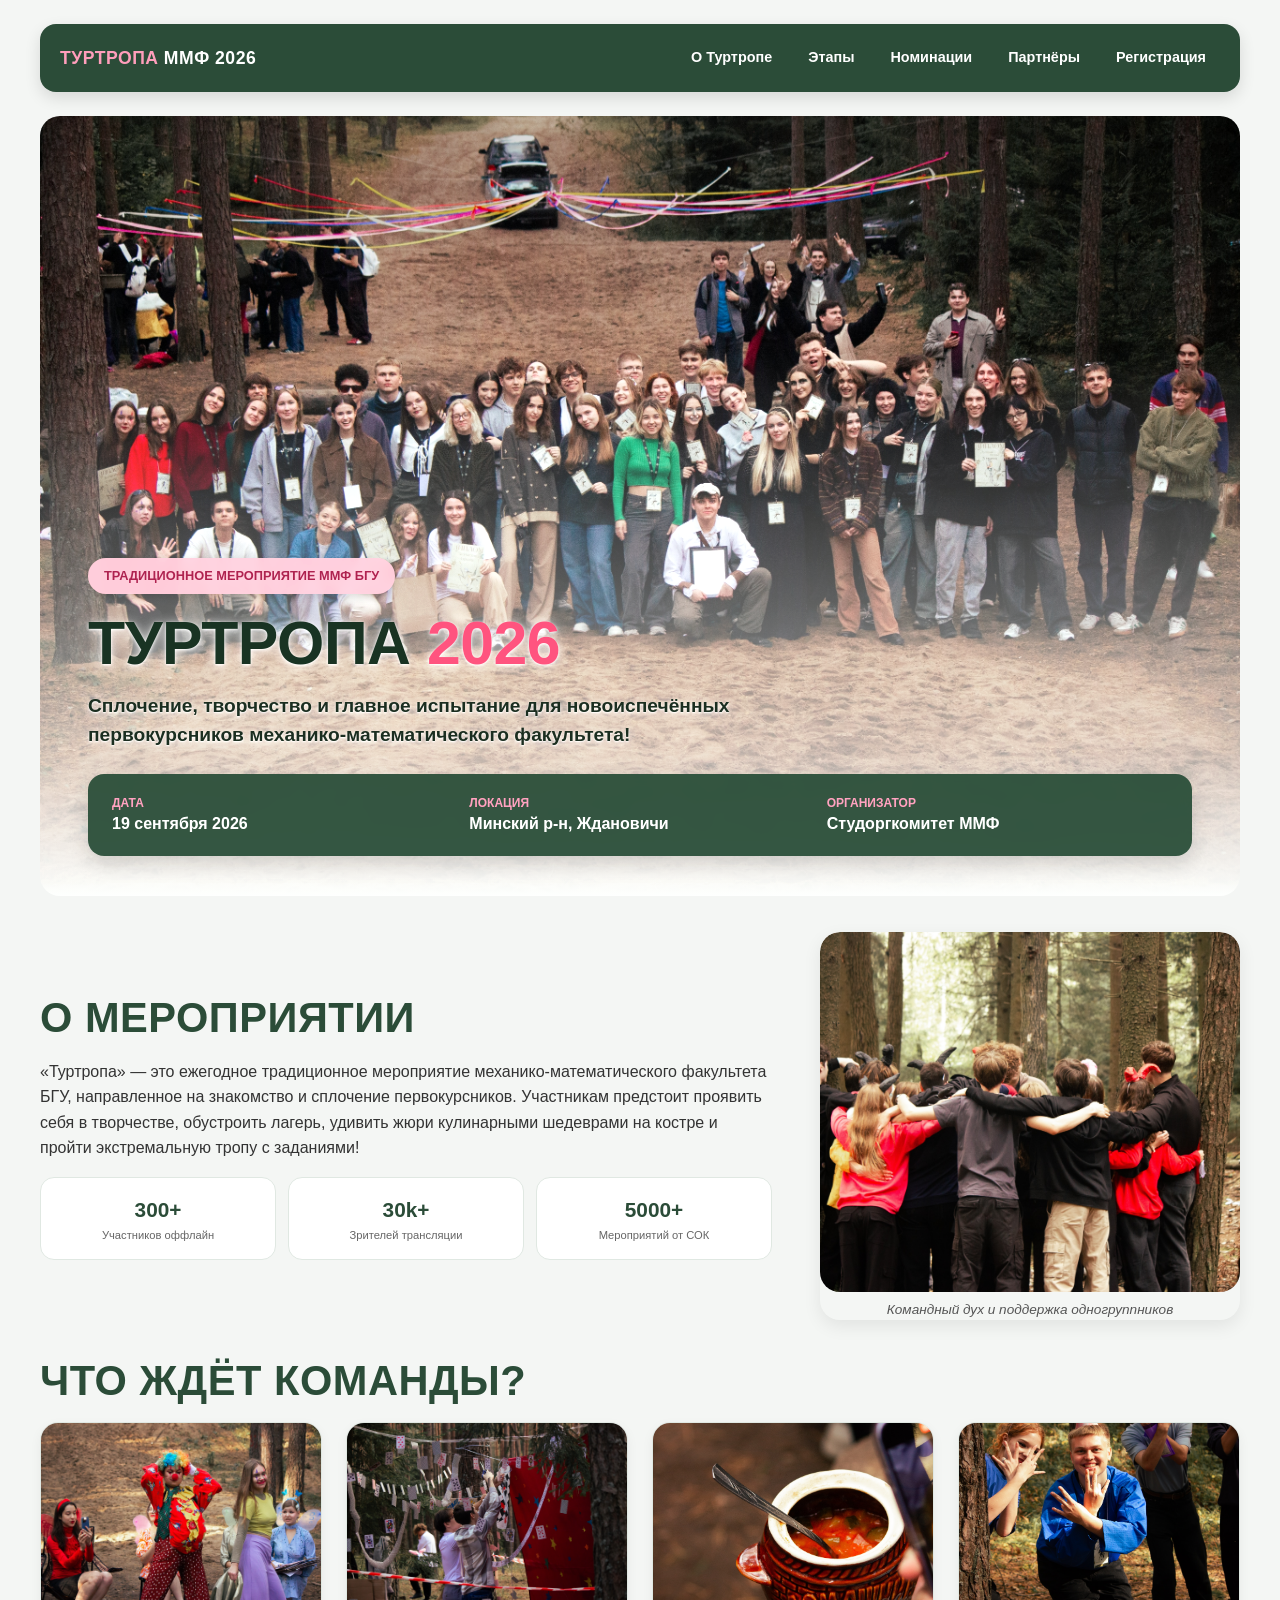
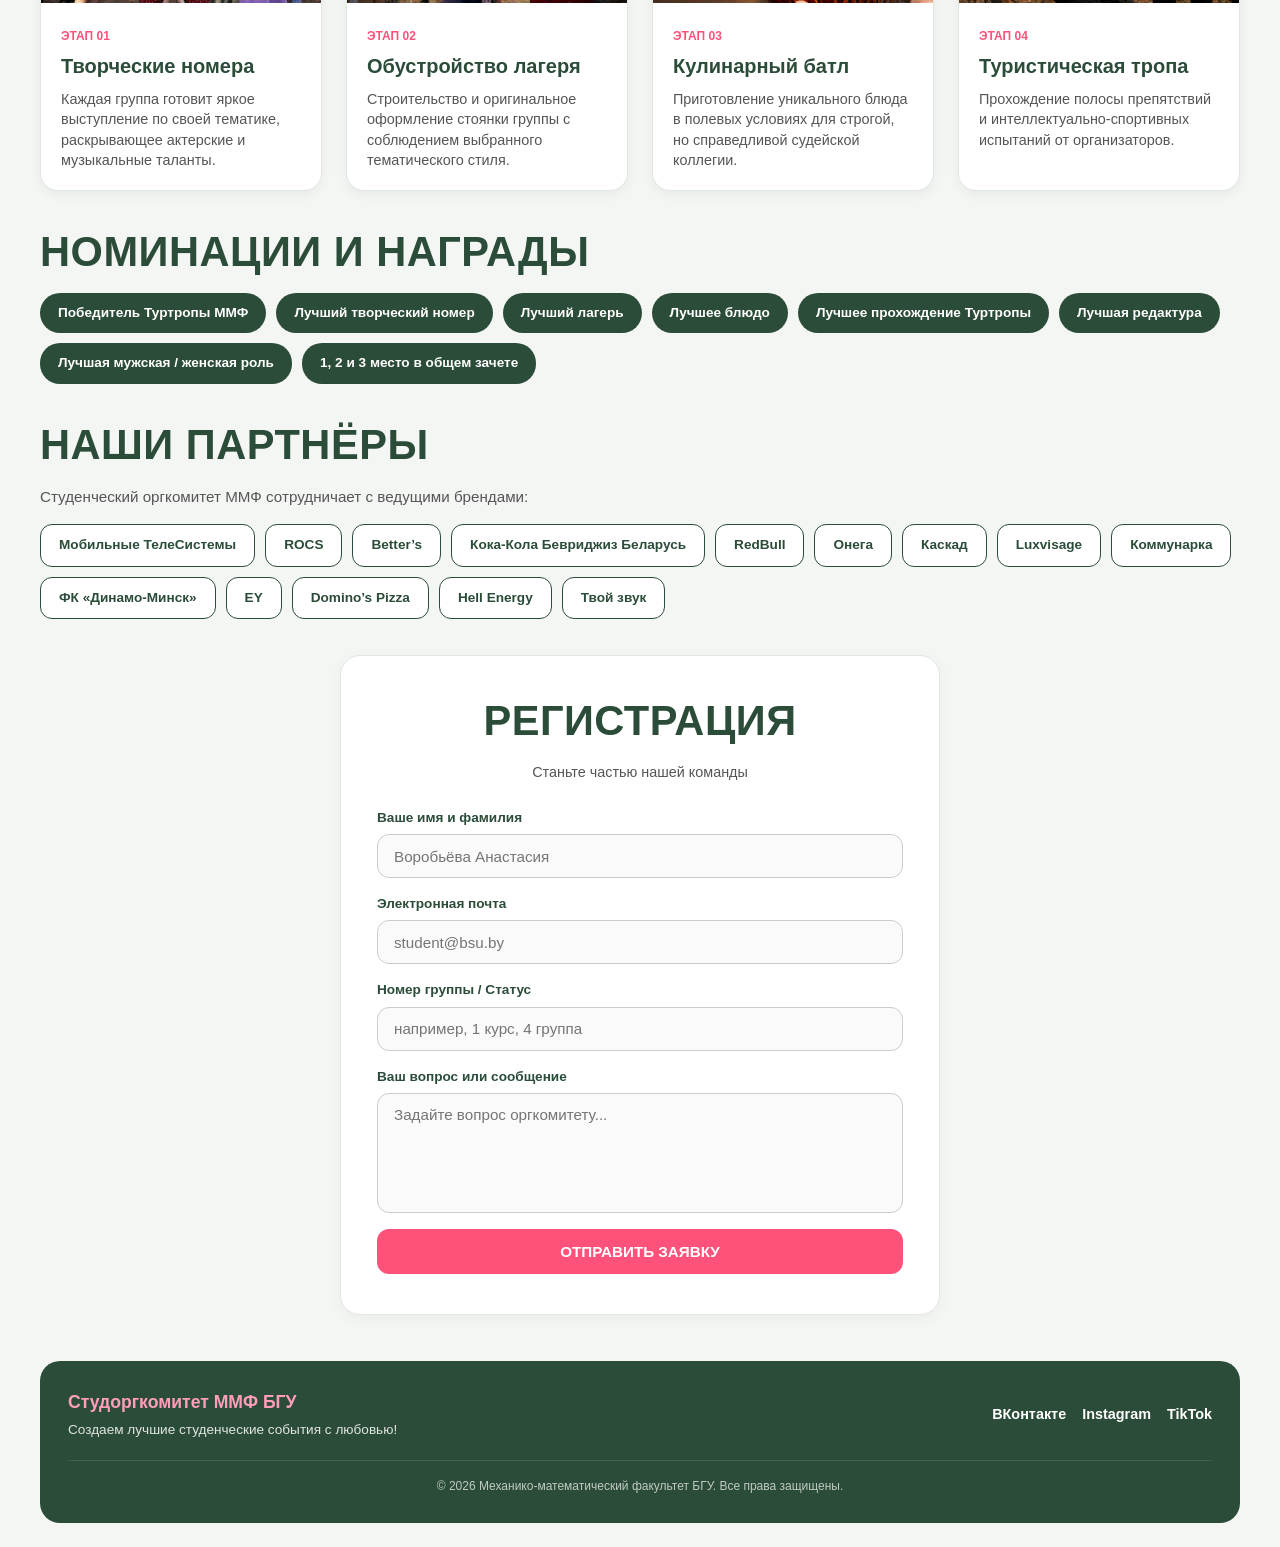
<file: task2/index.html>
<!DOCTYPE html>
<html lang="ru">
<head>
  <meta charset="utf-8">
  <meta name="viewport" content="width=device-width, initial-scale=1">
  <title>Туртропа ММФ БГУ 2026 | Главное событие первокурсников</title>
  <link rel="stylesheet" href="style.css">
  <style>
    /* Отключаем возможность изменения размеров текстового поля */
    .contact-form textarea {
      resize: none;
    }
  </style>
</head>
<body>

  <!-- Шапка сайта (Flexbox) -->
  <header class="header">
    <div class="header-container">
      <div class="logo">
        <span class="logo-accent">ТУРТРОПА</span> ММФ 2026
      </div>
      
      <!-- Чекбокс и иконка гамбургер-меню для мобилок -->
      <input type="checkbox" id="menu-toggle" class="menu-toggle">
      <label for="menu-toggle" class="hamburger" aria-label="Открыть меню">
        <span></span>
        <span></span>
        <span></span>
      </label>

      <!-- Навигация -->
      <nav class="nav">
        <a href="#about" class="nav-link">О Туртропе</a>
        <a href="#program" class="nav-link">Этапы</a>
        <a href="#nominations" class="nav-link">Номинации</a>
        <a href="#partners" class="nav-link">Партнёры</a>
        <a href="#contact" class="nav-link">Регистрация</a>
      </nav>
    </div>
  </header>

  <!-- Главная структурная сетка на CSS Grid -->
  <div class="page-grid">

    <!-- Главная секция (Hero) -->
    <section class="hero-section">
      <div class="hero-badge">Традиционное мероприятие ММФ БГУ</div>
      <h1 class="hero-title">ТУРТРОПА <span class="highlight">2026</span></h1>
      <p class="hero-subtitle">Сплочение, творчество и главное испытание для новоиспечённых первокурсников механико-математического факультета!</p>

      <div class="hero-info-bar">
        <div class="info-item">
          <span class="info-label">Дата</span>
          <span class="info-value">19 сентября 2026</span>
        </div>
        <div class="info-item">
          <span class="info-label">Локация</span>
          <span class="info-value">Минский р-н, Ждановичи</span>
        </div>
        <div class="info-item">
          <span class="info-label">Организатор</span>
          <span class="info-value">Студоргкомитет ММФ</span>
        </div>
      </div>

      <figure class="hero-image-wrapper">
        <img src="hero-bg.jpg" alt="Главное фото Туртропы ММФ БГУ" class="hero-img">
        <figcaption class="image-caption">Атмосфера традиционного выезда первокурсников ММФ</figcaption>
      </figure>
    </section>

    <!-- Секция «О мероприятии» -->
    <section id="about" class="about-section">
      <div class="about-text-block">
        <h2 class="section-title">О МЕРОПРИЯТИИ</h2>
        <p class="about-description">
          «Туртропа» — это ежегодное традиционное мероприятие механико-математического факультета БГУ, направленное на знакомство и сплочение первокурсников. Участникам предстоит проявить себя в творчестве, обустроить лагерь, удивить жюри кулинарными шедеврами на костре и пройти экстремальную тропу с заданиями!
        </p>

        <!-- Статистика на CSS Grid -->
        <div class="stats-grid">
          <div class="stat-card">
            <span class="stat-number">300+</span>
            <span class="stat-label">Участников оффлайн</span>
          </div>
          <div class="stat-card">
            <span class="stat-number">30k+</span>
            <span class="stat-label">Зрителей трансляции</span>
          </div>
          <div class="stat-card">
            <span class="stat-number">5000+</span>
            <span class="stat-label">Мероприятий от СОК</span>
          </div>
        </div>
      </div>

      <figure class="about-image-wrapper">
        <img src="about.jpg" alt="Команда первокурсников ММФ" class="about-img">
        <figcaption class="image-caption">Командный дух и поддержка одногруппников</figcaption>
      </figure>
    </section>

    <!-- Секция «Этапы конкурса» (Сетка карточек с фото) -->
    <section id="program" class="program-section">
      <h2 class="section-title">ЧТО ЖДЁТ КОМАНДЫ?</h2>
      <div class="program-grid">
        
        <article class="program-card">
          <div class="card-image-box">
            <img src="creative.jpg" alt="Творческий номер на Туртропе">
          </div>
          <div class="card-content">
            <span class="card-step">Этап 01</span>
            <h3 class="card-title">Творческие номера</h3>
            <p class="card-text">Каждая группа готовит яркое выступление по своей тематике, раскрывающее актерские и музыкальные таланты.</p>
          </div>
        </article>

        <article class="program-card">
          <div class="card-image-box">
            <img src="camp.jpg" alt="Строительство лагеря">
          </div>
          <div class="card-content">
            <span class="card-step">Этап 02</span>
            <h3 class="card-title">Обустройство лагеря</h3>
            <p class="card-text">Строительство и оригинальное оформление стоянки группы с соблюдением выбранного тематического стиля.</p>
          </div>
        </article>

        <article class="program-card">
          <div class="card-image-box">
            <img src="cooking.jpg" alt="Приготовление блюда на костре">
          </div>
          <div class="card-content">
            <span class="card-step">Этап 03</span>
            <h3 class="card-title">Кулинарный батл</h3>
            <p class="card-text">Приготовление уникального блюда в полевых условиях для строгой, но справедливой судейской коллегии.</p>
          </div>
        </article>

        <article class="program-card">
          <div class="card-image-box">
            <img src="trail.jpg" alt="Прохождение туртропы">
          </div>
          <div class="card-content">
            <span class="card-step">Этап 04</span>
            <h3 class="card-title">Туристическая тропа</h3>
            <p class="card-text">Прохождение полосы препятствий и интеллектуально-спортивных испытаний от организаторов.</p>
          </div>
        </article>

      </div>
    </section>

    <!-- Секция «Номинации» -->
    <section id="nominations" class="nominations-section">
      <h2 class="section-title">НОМИНАЦИИ И НАГРАДЫ</h2>
      <div class="nominations-grid">
        <div class="nomination-badge">Победитель Туртропы ММФ</div>
        <div class="nomination-badge">Лучший творческий номер</div>
        <div class="nomination-badge">Лучший лагерь</div>
        <div class="nomination-badge">Лучшее блюдо</div>
        <div class="nomination-badge">Лучшее прохождение Туртропы</div>
        <div class="nomination-badge">Лучшая редактура</div>
        <div class="nomination-badge">Лучшая мужская / женская роль</div>
        <div class="nomination-badge">1, 2 и 3 место в общем зачете</div>
      </div>
    </section>

    <!-- Секция «Партнёры» -->
    <section id="partners" class="partners-section">
      <h2 class="section-title">НАШИ ПАРТНЁРЫ</h2>
      <p class="partners-subtitle">Студенческий оргкомитет ММФ сотрудничает с ведущими брендами:</p>
      <div class="partners-flex">
        <span class="partner-tag">Мобильные ТелеСистемы</span>
        <span class="partner-tag">ROCS</span>
        <span class="partner-tag">Better’s</span>
        <span class="partner-tag">Кока-Кола Бевриджиз Беларусь</span>
        <span class="partner-tag">RedBull</span>
        <span class="partner-tag">Онега</span>
        <span class="partner-tag">Каскад</span>
        <span class="partner-tag">Luxvisage</span>
        <span class="partner-tag">Коммунарка</span>
        <span class="partner-tag">ФК «Динамо-Минск»</span>
        <span class="partner-tag">EY</span>
        <span class="partner-tag">Domino’s Pizza</span>
        <span class="partner-tag">Hell Energy</span>
        <span class="partner-tag">Твой звук</span>
      </div>
    </section>

    <!-- Форма регистрации (Mobile-First Form) -->
    <section id="contact" class="contact-section">
      <h2 class="section-title">РЕГИСТРАЦИЯ</h2>
      <p class="contact-desc">Станьте частью нашей команды</p>
      
      <form class="contact-form">
        <div class="form-group">
          <label for="name">Ваше имя и фамилия</label>
          <input type="text" id="name" name="name" placeholder="Воробьёва Анастасия" required>
        </div>

        <div class="form-group">
          <label for="email">Электронная почта</label>
          <input type="email" id="email" name="email" placeholder="student@bsu.by" required>
        </div>

        <div class="form-group">
          <label for="group">Номер группы / Статус</label>
          <input type="text" id="group" name="group" placeholder="например, 1 курс, 4 группа" required>
        </div>

        <div class="form-group">
          <label for="message">Ваш вопрос или сообщение</label>
          <textarea id="message" name="message" rows="4" placeholder="Задайте вопрос оргкомитету..."></textarea>
        </div>

        <button type="submit" class="submit-btn">ОТПРАВИТЬ ЗАЯВКУ</button>
      </form>
    </section>

    <!-- Футер -->
    <footer class="footer">
      <div class="footer-content">
        <div class="footer-info">
          <h3>Студоргкомитет ММФ БГУ</h3>
          <p>Создаем лучшие студенческие события с любовью!</p>
        </div>
        <div class="footer-socials">
          <a href="https://vk.com/mmfbsu" target="_blank" rel="noopener noreferrer" class="social-link">ВКонтакте</a>
          <a href="https://instagram.com/mmf_bsu" target="_blank" rel="noopener noreferrer" class="social-link">Instagram</a>
          <a href="https://www.tiktok.com/@ss_mmf" target="_blank" rel="noopener noreferrer" class="social-link">TikTok</a>
        </div>
      </div>
      <div class="footer-bottom">
        <p>© 2026 Механико-математический факультет БГУ. Все права защищены.</p>
      </div>
    </footer>

  </div>

</body>
</html>
</file>
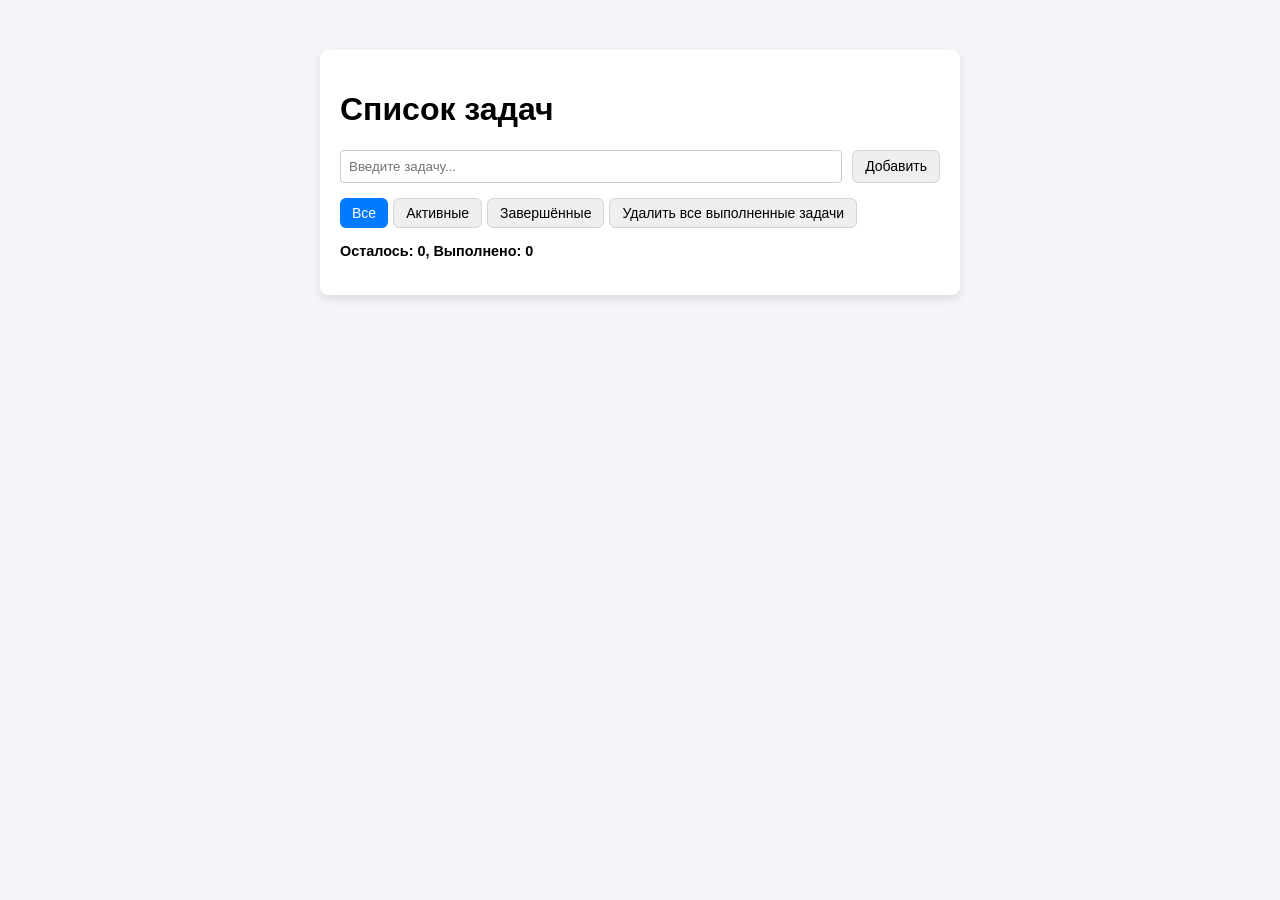
<file: task3/index.html>
<!DOCTYPE html>
<html lang="ru">
<head>
  <meta charset="UTF-8">
  <title>Todo List</title>
  <link rel="stylesheet" href="style.css">
</head>

<body>
  <div class="container">
    <h1>Список задач</h1>

    <div class="form-group">
      <input type="text" id="task-input" placeholder="Введите задачу...">
      <button id="add-btn">Добавить</button>
    </div>

    <div class="filters">
      <button class="filter-btn active" data-filter="all">Все</button>
      <button class="filter-btn" data-filter="active">Активные</button>
      <button class="filter-btn" data-filter="completed">Завершённые</button>
      <button id="clear-completed">Удалить все выполненные задачи</button>
      
    </div>

    <div id="counter">Осталось: 0, Выполнено: 0</div>

    <ul id="todo-list"></ul>
  </div>

  <script src="script.js"></script>
</body>
</html>
</file>
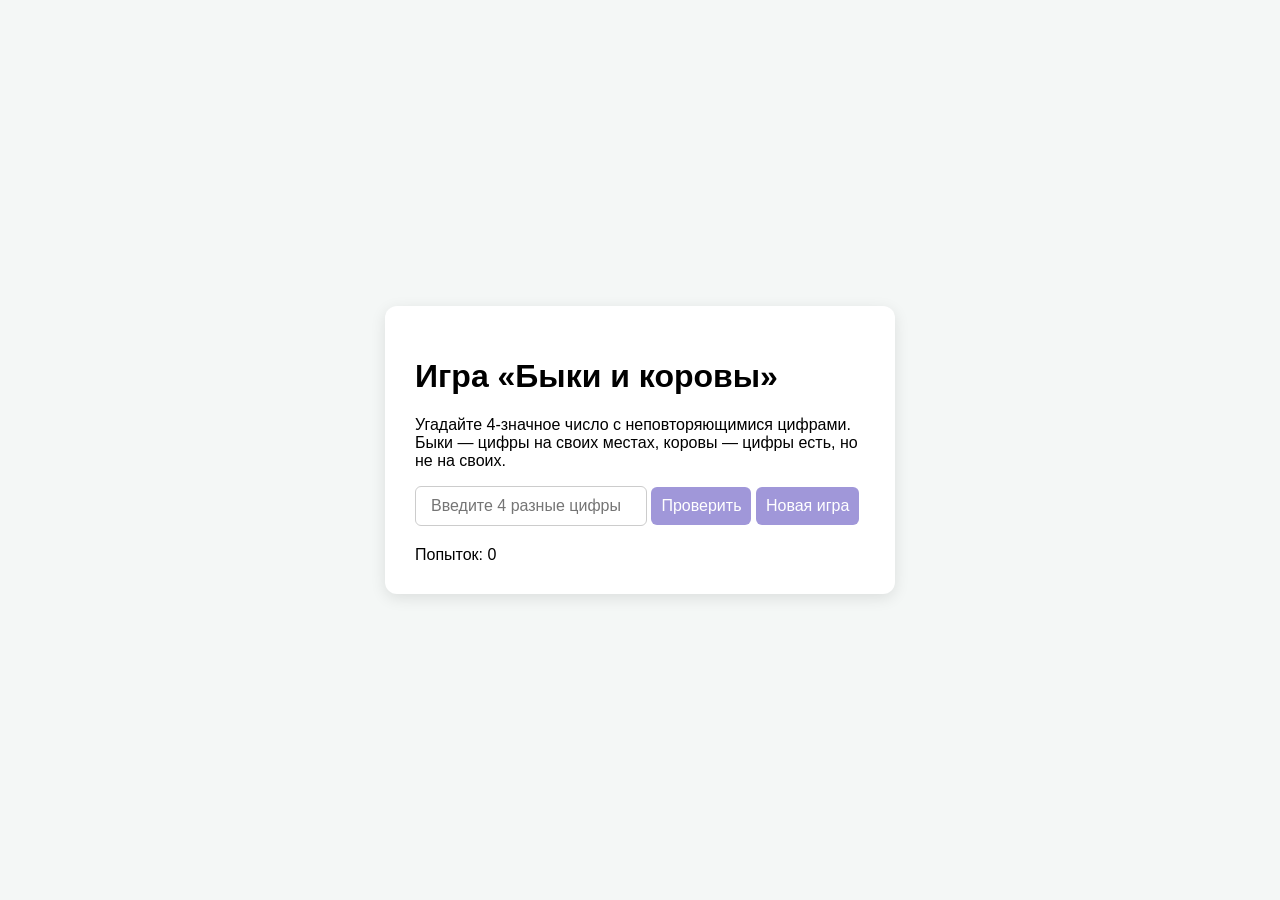
<file: task4/index.html>
<!DOCTYPE html>
<html lang="ru">
<head>
    <meta charset="UTF-8">
    <meta name="viewport" content="width=device-width, initial-scale=1.0">
    <title>Игра «Быки и коровы»</title>
    <link rel="stylesheet" href="style.css">
</head>

<body>
    <div class="container">
        <h1>Игра «Быки и коровы»</h1>
        <p class="rules">Угадайте 4-значное число с неповторяющимися цифрами. Быки — цифры на своих местах, коровы — цифры есть, но не на своих.</p>

        <div class="input">
            <input type="text" id="user-input" placeholder = "Введите 4 разные цифры"> 
            <button id="guess-btn">Проверить</button>
            <button id ="new-game">Новая игра</button>
        </div>
        
        
        <div id="counter">Попыток: 0</div>
        <ul id="history-list"></ul>
        
    </div>

</body>
<script src="script.js"></script>
</html>
</file>
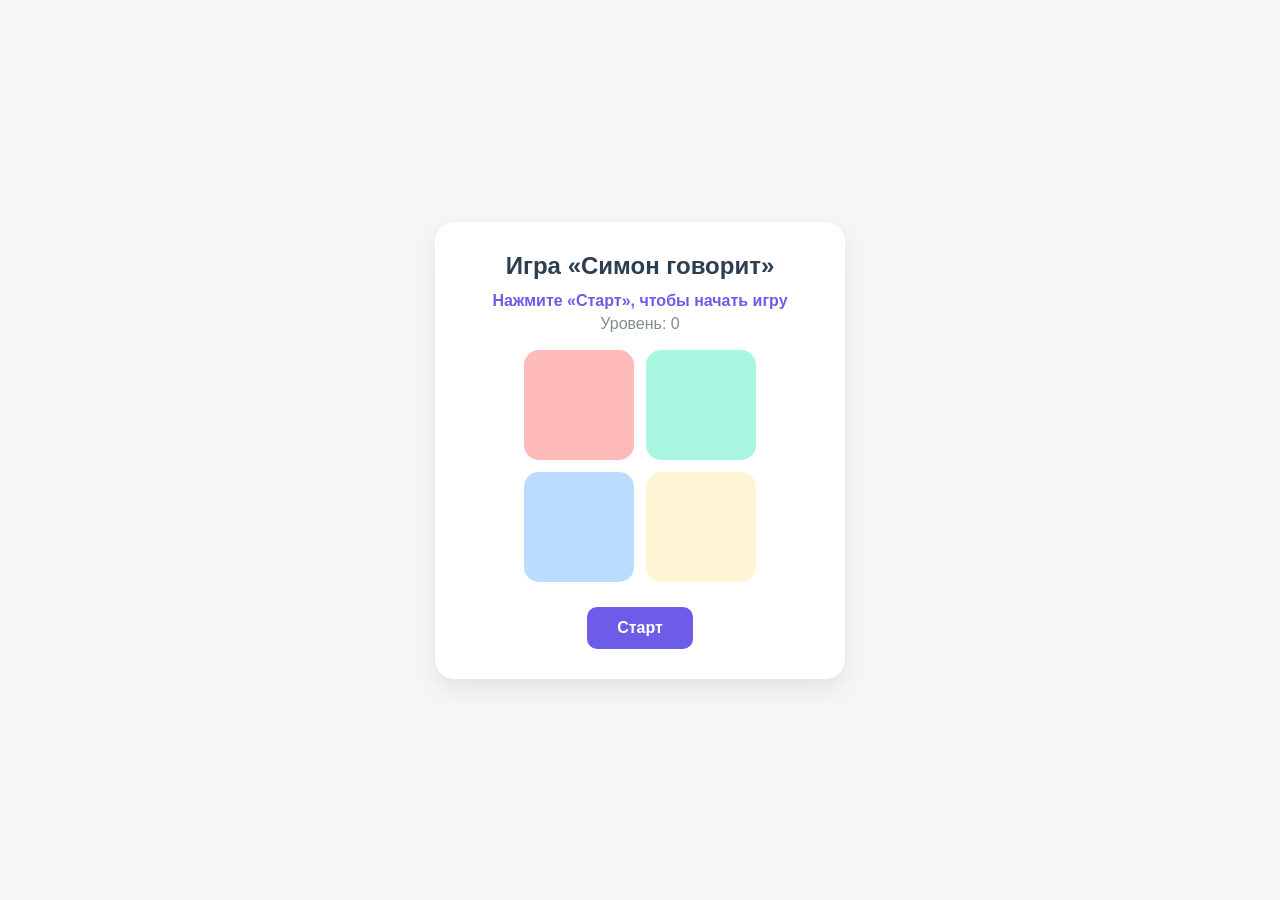
<file: task5/index.html>
<!DOCTYPE html>
<html lang="ru">
<head>
    <meta charset="UTF-8">
    <meta name="viewport" content="width=device-width, initial-scale=1.0">
    <title>Игра «Симон говорит»</title>
    <link rel="stylesheet" href="style.css">
</head>
<body>

    <div class="game-container">
        <h1>Игра «Симон говорит»</h1>
        
        <div class="info-panel">
            <p id="status-text">Нажмите «Старт», чтобы начать игру</p>
            <p class="score-text">Уровень: <span id="level-counter">0</span></p>
        </div>

        <div class="simon-board">
            <button class="pad" data-index="0" id="pad-0"></button>
            <button class="pad" data-index="1" id="pad-1"></button>
            <button class="pad" data-index="2" id="pad-2"></button>
            <button class="pad" data-index="3" id="pad-3"></button>
        </div>

        <button id="start-btn" class="start-btn">Старт</button>
    </div>

    <div id="game-over-modal" class="modal hidden">
        <div class="modal-content">
            <h2>Игра окончена!</h2>
            <p id="final-score">Вы дошли до уровня: 0</p>
            <button id="restart-btn" class="start-btn">Играть снова</button>
        </div>
    </div>

    <script src="script.js"></script>
</body>
</html>
</file>
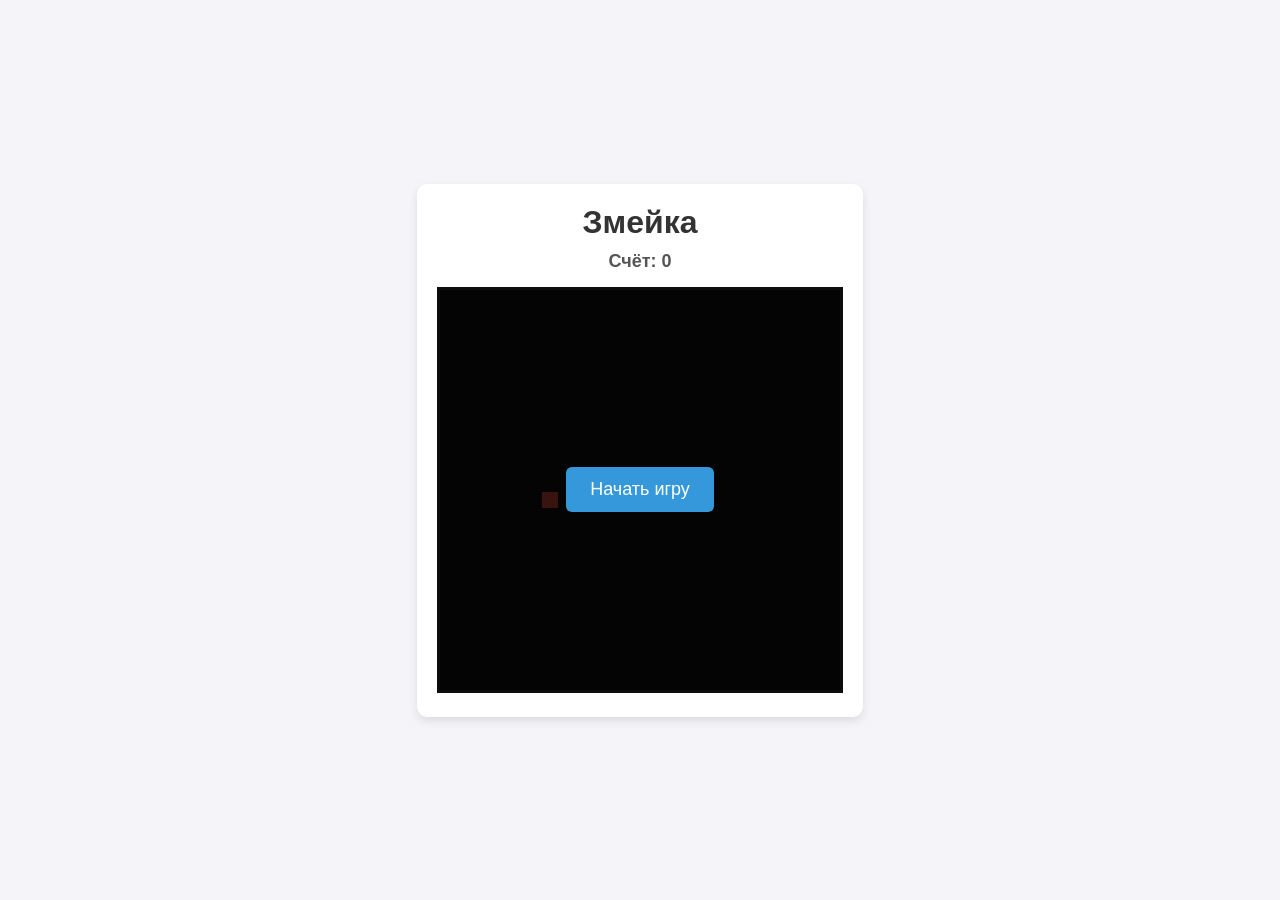
<file: task6/index.html>
<!DOCTYPE html>
<html lang="ru">
<head>
    <meta charset="UTF-8">
    <meta name="viewport" content="width=device-width, initial-scale=1.0">
    <title>Лабораторная работа №6 — Змейка</title>
    <link rel="stylesheet" href="style.css">
</head>
<body>
    <div class="game-container">
        <h1>Змейка</h1>
        <div class="score-board">Счёт: <span id="score">0</span></div>
        
        <div class="canvas-wrapper">
            <canvas id="gameCanvas" width="400" height="400"></canvas>
            
            
            <div id="start-screen" class="overlay-screen">
                <button id="start-btn" class="menu-btn">Начать игру</button>
            </div>

            
            <div id="game-over-modal" class="modal hidden">
                <div class="modal-content">
                    <h2>Игра окончена</h2>
                    <p id="final-score">Ваш счёт: 0</p>
                    <button id="restart-btn" class="menu-btn">Начать заново</button>
                </div>
            </div>
        </div>
    </div>

    <script src="script.js"></script>
</body>
</html>
</file>
<file: task2/style.css>
*, *::before, *::after {
  box-sizing: border-box;
  margin: 0;
  padding: 0;
}

html {
  scroll-behavior: smooth;
  font-family: -apple-system, BlinkMacSystemFont, "Segoe UI", Roboto, Helvetica, Arial, sans-serif;
  background-color: #f4f6f4;
  color: #1c2e21;
}

body {
  line-height: 1.5;
  padding: 12px;
  width: 100%;
}

img {
  max-width: 100%;
  height: auto;
  display: block;
}

.header {
  position: sticky;
  top: 12px;
  z-index: 1000;
  margin-bottom: 24px;
}

.header-container {
  background-color: #2b4c38;
  border-radius: 16px;
  padding: 12px 20px;
  display: flex;
  justify-content: space-between;
  align-items: center;
  box-shadow: 0 6px 16px rgba(0, 0, 0, 0.12);
  position: relative;
  min-height: 56px;
}

.logo {
  color: #ffffff;
  font-weight: 800;
  font-size: 1.1rem;
  letter-spacing: 0.5px;
}

.logo-accent {
  color: #ff9ebb;
}

.menu-toggle {
  display: none;
}

.hamburger {
  display: flex;
  flex-direction: column;
  justify-content: space-between;
  width: 22px;
  height: 15px;
  cursor: pointer;
  z-index: 1001;
  min-width: 44px;
  min-height: 44px;
  align-items: center;
  justify-content: center;
  gap: 4px;
}

.hamburger span {
  display: block;
  width: 22px;
  height: 2px;
  background-color: #ff9ebb;
  border-radius: 2px;
  transition: all 0.3s ease;
}

.nav {
  display: none;
  position: absolute;
  top: calc(100% + 8px);
  left: 0;
  right: 0;
  background-color: #2b4c38;
  border-radius: 16px;
  padding: 16px;
  flex-direction: column;
  gap: 8px;
  box-shadow: 0 8px 24px rgba(0, 0, 0, 0.2);
}

.nav-link {
  color: #ffffff;
  text-decoration: none;
  font-weight: 600;
  font-size: 0.95rem;
  padding: 12px 16px;
  border-radius: 8px;
  min-height: 44px;
  display: flex;
  align-items: center;
  transition: background-color 0.3s ease, color 0.3s ease, transform 0.2s ease;
}

.nav-link:hover {
  background-color: rgba(255, 255, 255, 0.15);
  color: #ff9ebb;
  transform: translateX(4px);
}

.nav-link:focus {
  outline: 2px solid #ff9ebb;
  outline-offset: -2px;
}

.menu-toggle:checked ~ .nav {
  display: flex;
}

.menu-toggle:checked ~ .hamburger span:nth-child(1) {
  transform: translateY(6px) rotate(45deg);
}

.menu-toggle:checked ~ .hamburger span:nth-child(2) {
  opacity: 0;
}

.menu-toggle:checked ~ .hamburger span:nth-child(3) {
  transform: translateY(-6px) rotate(-45deg);
}

.page-grid {
  display: grid;
  grid-template-columns: 1fr;
  gap: 36px;
  width: 100%;
}

.section-title {
  font-size: 1.8rem;
  font-weight: 900;
  color: #2b4c38;
  margin-bottom: 16px;
  text-transform: uppercase;
  letter-spacing: 0.5px;
  line-height: 1.2;
}

.image-caption {
  font-size: 0.85rem;
  color: #555555;
  text-align: center;
  margin-top: 8px;
  font-style: italic;
}

/* --- Главная секция (Hero) --- */
.hero-section {
  display: flex;
  flex-direction: column;
  justify-content: flex-end;
  gap: 16px;
  position: relative;
  padding: 40px 24px 32px 24px;
  min-height: 680px;
  border-radius: 20px;
  overflow: hidden;
  
  /* Фоновое изображение: людей выравниваем по центру */
  background-image: 
    linear-gradient(to bottom, 
      rgba(0, 0, 0, 0.2) 0%, 
      rgba(0, 0, 0, 0) 30%, 
      rgba(244, 246, 244, 0.6) 82%, 
      #f4f6f4 100%
    ),
    url('hero-bg.jpg');
  background-size: cover;
  background-position: center 55%;
  filter: brightness(1.03) contrast(1.02);
}

.hero-badge {
  align-self: flex-start;
  background-color: rgba(255, 203, 216, 0.95);
  color: #a8244f;
  font-size: 0.8rem;
  font-weight: 700;
  padding: 8px 16px;
  border-radius: 20px;
  text-transform: uppercase;
  box-shadow: 0 2px 10px rgba(0, 0, 0, 0.15);
  backdrop-filter: blur(4px);
}

.hero-title {
  font-size: 2.8rem;
  font-weight: 900;
  color: #1a3324;
  line-height: 1.1;
  letter-spacing: -0.5px;
  text-shadow: 0 2px 12px rgba(255, 255, 255, 0.9), 0 1px 3px rgba(255, 255, 255, 1);
}

.hero-title .highlight {
  color: #ff527b;
}

.hero-subtitle {
  font-size: 1.05rem;
  color: #1c2e21;
  font-weight: 600;
  max-width: 800px;
  text-shadow: 0 2px 10px rgba(255, 255, 255, 0.9), 0 1px 2px rgba(255, 255, 255, 1);
}

.hero-info-bar {
  background-color: rgba(43, 76, 56, 0.95);
  backdrop-filter: blur(6px);
  color: #ffffff;
  border-radius: 16px;
  padding: 20px 24px;
  display: grid;
  grid-template-columns: 1fr;
  gap: 16px;
  box-shadow: 0 8px 20px rgba(0, 0, 0, 0.15);
  margin-top: 8px;
}

.info-item {
  display: flex;
  flex-direction: column;
}

.info-label {
  font-size: 0.75rem;
  text-transform: uppercase;
  color: #ff9ebb;
  font-weight: 700;
}

.info-value {
  font-weight: 700;
  font-size: 1rem;
}

.hero-image-wrapper {
  display: none;
}

/* --- Секция «О мероприятии» --- */
.about-section {
  display: flex;
  flex-direction: column;
  gap: 20px;
}

.about-description {
  font-size: 1rem;
  color: #333333;
  margin-bottom: 16px;
  line-height: 1.6;
}

.stats-grid {
  display: grid;
  grid-template-columns: repeat(3, 1fr);
  gap: 12px;
}

.stat-card {
  background-color: #ffffff;
  border: 1px solid #e0e8e2;
  border-radius: 14px;
  padding: 16px 8px;
  text-align: center;
  transition: transform 0.3s ease, box-shadow 0.3s ease, border-color 0.3s ease;
}

.stat-card:hover {
  transform: translateY(-4px);
  box-shadow: 0 6px 16px rgba(0, 0, 0, 0.08);
  border-color: #2b4c38;
}

.stat-number {
  display: block;
  font-size: 1.3rem;
  font-weight: 900;
  color: #2b4c38;
}

.stat-label {
  font-size: 0.7rem;
  color: #666666;
  line-height: 1.2;
  display: block;
  margin-top: 4px;
}

.about-image-wrapper {
  border-radius: 20px;
  overflow: hidden;
  box-shadow: 0 6px 18px rgba(0, 0, 0, 0.08);
  width: 100%;
  margin: 0 auto;
}

.about-img {
  width: 100%;
  height: 320px;
  border-radius: 20px;
  object-fit: cover;
}

/* --- Секция «Этапы» --- */
.program-grid {
  display: grid;
  grid-template-columns: 1fr;
  gap: 20px;
}

.program-card {
  background-color: #ffffff;
  border-radius: 18px;
  overflow: hidden;
  box-shadow: 0 4px 12px rgba(0, 0, 0, 0.05);
  border: 1px solid #e0e8e2;
  display: flex;
  flex-direction: column;
  transition: transform 0.3s ease, box-shadow 0.3s ease, border-color 0.3s ease;
}

.program-card:hover {
  transform: translateY(-5px);
  box-shadow: 0 10px 24px rgba(0, 0, 0, 0.1);
  border-color: #ffcbd8;
}

.card-image-box {
  height: 180px;
  overflow: hidden;
}

.card-image-box img {
  width: 100%;
  height: 100%;
  object-fit: cover;
  transition: transform 0.4s ease;
}

.program-card:hover .card-image-box img {
  transform: scale(1.05);
}

.card-content {
  padding: 20px;
}

.card-step {
  font-size: 0.75rem;
  font-weight: 700;
  color: #ff527b;
  text-transform: uppercase;
}

.card-title {
  font-size: 1.25rem;
  color: #2b4c38;
  margin: 4px 0 8px 0;
  font-weight: 800;
}

.card-text {
  font-size: 0.9rem;
  color: #555555;
  line-height: 1.4;
}

/* --- Секция «Номинации» --- */
.nominations-grid {
  display: flex;
  flex-wrap: wrap;
  gap: 10px;
}

.nomination-badge {
  background-color: #2b4c38;
  color: #ffffff;
  font-size: 0.85rem;
  font-weight: 600;
  padding: 10px 18px;
  border-radius: 20px;
  transition: transform 0.2s ease, background-color 0.2s ease, box-shadow 0.2s ease;
}

.nomination-badge:hover {
  transform: translateY(-2px) scale(1.02);
  background-color: #365e46;
  box-shadow: 0 4px 12px rgba(43, 76, 56, 0.2);
}

/* --- Секция «Партнёры» --- */
.partners-subtitle {
  font-size: 0.95rem;
  color: #555555;
  margin-bottom: 16px;
}

.partners-flex {
  display: flex;
  flex-wrap: wrap;
  gap: 10px;
}

.partner-tag {
  background-color: #ffffff;
  border: 1px solid #2b4c38;
  color: #2b4c38;
  font-weight: 700;
  font-size: 0.85rem;
  padding: 10px 18px;
  border-radius: 12px;
  transition: background-color 0.3s ease, color 0.3s ease, transform 0.2s ease;
}

.partner-tag:hover {
  background-color: #2b4c38;
  color: #ffffff;
  transform: translateY(-2px);
}

/* --- Форма --- */
.contact-section {
  background-color: #ffffff;
  padding: 28px 24px;
  border-radius: 20px;
  border: 1px solid #e0e8e2;
  box-shadow: 0 4px 16px rgba(0, 0, 0, 0.04);
  max-width: 600px;
  width: 100%;
  margin: 0 auto;
  text-align: center;
}

.contact-desc {
  font-size: 0.9rem;
  color: #555555;
  margin-bottom: 24px;
}

.contact-form {
  display: flex;
  flex-direction: column;
  gap: 16px;
  text-align: left;
}

.contact-form textarea {
  resize: none;
}

.form-group {
  display: flex;
  flex-direction: column;
  gap: 6px;
}

.form-group label {
  font-size: 0.85rem;
  font-weight: 700;
  color: #2b4c38;
}

.form-group input,
.form-group textarea {
  width: 100%;
  padding: 12px 16px;
  border: 1px solid #cccccc;
  border-radius: 12px;
  font-size: 0.95rem;
  font-family: inherit;
  background-color: #fafafa;
  min-height: 44px;
  transition: border-color 0.3s ease, background-color 0.3s ease, box-shadow 0.3s ease;
}

.form-group textarea {
  min-height: 120px;
}

.form-group input:hover,
.form-group textarea:hover {
  border-color: #2b4c38;
  background-color: #ffffff;
}

.form-group input:focus,
.form-group textarea:focus {
  outline: none;
  border-color: #2b4c38;
  background-color: #ffffff;
  box-shadow: 0 0 0 4px rgba(43, 76, 56, 0.15);
}

.submit-btn {
  background-color: #ff527b;
  color: #ffffff;
  border: none;
  padding: 14px 24px;
  border-radius: 12px;
  font-weight: 800;
  font-size: 0.95rem;
  cursor: pointer;
  min-height: 44px;
  display: inline-flex;
  align-items: center;
  justify-content: center;
  width: 100%;
  transition: background-color 0.3s ease, transform 0.2s ease, box-shadow 0.3s ease;
}

.submit-btn:hover {
  background-color: #e04368;
  transform: translateY(-2px);
  box-shadow: 0 6px 16px rgba(255, 82, 123, 0.35);
}

.submit-btn:focus {
  outline: none;
  box-shadow: 0 0 0 4px rgba(255, 82, 123, 0.4);
}

/* --- Футер --- */
.footer {
  background-color: #2b4c38;
  color: #ffffff;
  border-radius: 20px;
  padding: 28px;
  margin-top: 10px;
}

.footer-content {
  display: flex;
  flex-direction: column;
  gap: 20px;
  margin-bottom: 20px;
}

.footer-info h3 {
  font-size: 1.1rem;
  color: #ff9ebb;
  margin-bottom: 4px;
}

.footer-info p {
  font-size: 0.85rem;
  opacity: 0.85;
}

.footer-socials {
  display: flex;
  gap: 16px;
}

.social-link {
  color: #ffffff;
  text-decoration: none;
  font-size: 0.9rem;
  font-weight: 600;
  padding: 10px 0;
  min-height: 44px;
  display: inline-flex;
  align-items: center;
  border-bottom: 1px underline #ff9ebb;
  transition: color 0.3s ease, transform 0.2s ease;
}

.social-link:hover {
  color: #ff9ebb;
  transform: translateY(-2px);
}

.footer-bottom {
  border-top: 1px solid rgba(255, 255, 255, 0.15);
  padding-top: 16px;
  font-size: 0.75rem;
  opacity: 0.7;
  text-align: center;
}

/* --- Адаптивность --- */
@media (min-width: 768px) {
  body {
    padding: 20px;
  }

  .hamburger, .menu-toggle {
    display: none;
  }

  .nav {
    display: flex;
    position: static;
    flex-direction: row;
    background-color: transparent;
    padding: 0;
    box-shadow: none;
    gap: 8px;
  }

  .nav-link {
    font-size: 0.9rem;
    padding: 8px 14px;
  }

  .nav-link:hover {
    transform: none;
  }

  .section-title {
    font-size: 2.2rem;
  }

  .hero-section {
    padding: 60px 32px 32px 32px;
    min-height: 700px;
  }

  .hero-title {
    font-size: 3.2rem;
  }

  .hero-info-bar {
    grid-template-columns: repeat(3, 1fr);
  }

  .about-section {
    display: grid;
    grid-template-columns: 1fr 380px;
    gap: 36px;
    align-items: center;
    margin-top: 0;
  }

  .about-img {
    height: 340px;
  }

  .program-grid {
    grid-template-columns: repeat(2, 1fr);
    gap: 20px;
  }

  .contact-section {
    padding: 36px 32px;
  }

  .footer-content {
    flex-direction: row;
    justify-content: space-between;
    align-items: center;
  }
}

@media (min-width: 1200px) {
  body {
    padding: 24px 40px;
  }

  .section-title {
    font-size: 2.6rem;
  }

  .hero-section {
    padding: 80px 48px 40px 48px;
    min-height: 780px;
  }

  .hero-title {
    font-size: 3.8rem;
  }

  .hero-subtitle {
    font-size: 1.2rem;
  }

  .about-section {
    grid-template-columns: 1fr 420px;
    gap: 48px;
  }

  .about-img {
    height: 360px;
  }

  .program-grid {
    grid-template-columns: repeat(4, 1fr);
    gap: 24px;
  }

  .contact-section {
    padding: 40px 36px;
  }
}
</file>
<file: task3/style.css>
body {
  font-family: Arial, sans-serif;
  background-color: #f4f4f9;
  display: flex;
  justify-content: center;
  margin-top: 50px;
}

.container {
  background: white;
  padding: 20px;
  border-radius: 8px;
  width: 600px;
  box-shadow: 0 4px 10px rgba(0,0,0,0.1);
}

.form-group {
  display: flex;
  gap: 10px;
  margin-bottom: 15px;
}

input[type="text"] {
  flex: 1;
  padding: 8px;
  border: 1px solid #ccc;
  border-radius: 4px;
}

button {
  padding: 6px 12px;
  font-size: 14px;
  border-radius: 6px;
  border: 1px solid #d1d5db;
  cursor: pointer;
}

.filters {
  display: flex;
  gap: 5px;
  margin-bottom: 15px;
}

.filter-btn.active {
  background-color: #007bff;
  color: white;
  border: none;
}

ul {
  list-style: none;
  padding: 0;
}

li {
  display: flex;
  align-items: center;
  justify-content: space-between;
  padding: 8px 0;
  border-bottom: 1px solid #eee;
}

li.completed span {
  text-decoration: line-through;
  opacity: 0.6;
}

#counter {
  margin-bottom: 15px;
  font-weight: bold;
  font-size: 0.9rem;
}
</file>
<file: task4/style.css>
body {
    font-family: Arial, sans-serif;
    background-color: #f4f7f6;
    display: flex;
    justify-content: center;
    align-items: center;
    height: 100vh;
    margin: 0;
}

.container {
    background: white;
    padding: 30px;
    border-radius: 12px;
    box-shadow: 0 4px 15px rgba(0, 0, 0, 0.1);
    width: 450px;
}

button {
    padding: 10px;
    font-size: 16px;
    background-color: #a097d9;
    color: white;
    border: none;
    border-radius: 6px;
    cursor: pointer;
    transition: background 0.2s;
}

button:hover {
    background-color: #190889;
}

ul {
    list-style-type: none;
    padding: 0;
    margin: 0;
}

li {
    background: #f9f9f9;
    padding: 8px 12px;
    margin-bottom: 6px;
    border-radius: 4px;
}

input {
    font-family: inherit;
    margin-bottom: 20px;
    font-size: 16px;
    padding: 10px 15px; 
    border: 1px solid #ccc;
    border-radius: 6px;
    background-color: #fff;
    box-sizing: border-box;
    outline: none;
}
</file>
<file: task5/style.css>
body {
    font-family: 'Segoe UI', Tahoma, Geneva, Verdana, sans-serif;
    background-color: #f4f7f6;
    color: #333;
    display: flex;
    justify-content: center;
    align-items: center;
    height: 100vh;
    margin: 0;
}

.game-container {
    background-color: #ffffff;
    padding: 30px;
    border-radius: 20px;
    box-shadow: 0 10px 25px rgba(0, 0, 0, 0.08);
    text-align: center;
    max-width: 350px;
    width: 100%;
}

h1 {
    margin-top: 0;
    margin-bottom: 10px;
    color: #2c3e50;
    font-size: 24px;
}

.info-panel {
    margin-bottom: 15px;
    font-size: 16px;
    min-height: 45px;
    display: flex;
    flex-direction: column;
    justify-content: center;
    align-items: center;
}

#status-text {
    font-weight: 600;
    color: #6c5ce7;
    margin: 0 0 5px 0;
}

.score-text {
    margin: 0;
    color: #7f8c8d;
}

.simon-board {
    display: grid;
    grid-template-columns: repeat(2, 110px);
    grid-template-rows: repeat(2, 110px);
    gap: 12px; 
    justify-content: center;
    margin-bottom: 25px;
}

.pad {
    width: 110px;
    height: 110px;
    border: none;
    border-radius: 15px;
    cursor: pointer;
    opacity: 0.5;
    transition: opacity 0.15s ease, transform 0.1s ease;
}

.pad:active:not(:disabled) {
    transform: scale(0.95);
}

#pad-0 { background-color: #ff7675; } /* Красный */
#pad-1 { background-color: #55efc4; } /* Зеленый */
#pad-2 { background-color: #74b9ff; } /* Синий */
#pad-3 { background-color: #ffeaa7; } /* Желтый */

.pad.active {
    opacity: 1;
    transform: scale(1.04);
    box-shadow: 0 0 15px rgba(0, 0, 0, 0.15);
}

.start-btn {
    background-color: #6c5ce7;
    color: white;
    border: none;
    padding: 12px 30px;
    font-size: 16px;
    font-weight: bold;
    border-radius: 10px;
    cursor: pointer;
    transition: background-color 0.2s;
}

.start-btn:hover {
    background-color: #5849be;
}

.start-btn:disabled {
    background-color: #b2bec3;
    cursor: not-allowed;
}

.modal {
    position: fixed;
    top: 0;
    left: 0;
    width: 100%;
    height: 100%;
    background-color: rgba(0, 0, 0, 0.4); 
    display: flex;
    justify-content: center;
    align-items: center;
    transition: opacity 0.3s ease;
}

.hidden {
    display: none;
}

.modal-content {
    background-color: white;
    padding: 30px;
    border-radius: 15px;
    text-align: center;
    box-shadow: 0 10px 25px rgba(0, 0, 0, 0.2);
    max-width: 280px;
    width: 100%;
}

.modal-content h2 {
    margin-top: 0;
    color: #2c3e50;
}

.modal-content p {
    color: #555;
    margin-bottom: 20px;
}
</file>
<file: task6/style.css>
body {
    font-family: Arial, sans-serif;
    background-color: #f4f4f9;
    display: flex;
    justify-content: center;
    align-items: center;
    height: 100vh;
    margin: 0;
}

.game-container {
    text-align: center;
    background: white;
    padding: 20px;
    border-radius: 10px;
    box-shadow: 0 4px 10px rgba(0, 0, 0, 0.1);
}

h1 { margin: 0 0 10px; color: #333; }
.score-board { font-size: 18px; font-weight: bold; margin-bottom: 15px; color: #555; }

.canvas-wrapper {
    position: relative;
    display: inline-block;
}

canvas {
    background-color: #111;
    border: 3px solid #333;
    display: block;
}


.overlay-screen, .modal {
    position: absolute;
    top: 0; left: 0;
    width: 100%; height: 100%;
    background: rgba(0, 0, 0, 0.75);
    display: flex;
    justify-content: center;
    align-items: center;
}

.overlay-screen.hidden, .modal.hidden { display: none; }

.modal-content {
    background: white;
    padding: 25px 35px;
    border-radius: 8px;
    text-align: center;
}

.modal-content h2 { margin-top: 0; color: #e74c3c; }

.menu-btn {
    background-color: #3498db;
    color: white;
    border: none;
    padding: 12px 24px;
    font-size: 18px;
    border-radius: 6px;
    cursor: pointer;
    transition: background 0.2s;
}
.menu-btn:hover { background-color: #2980b9; }
</file>
